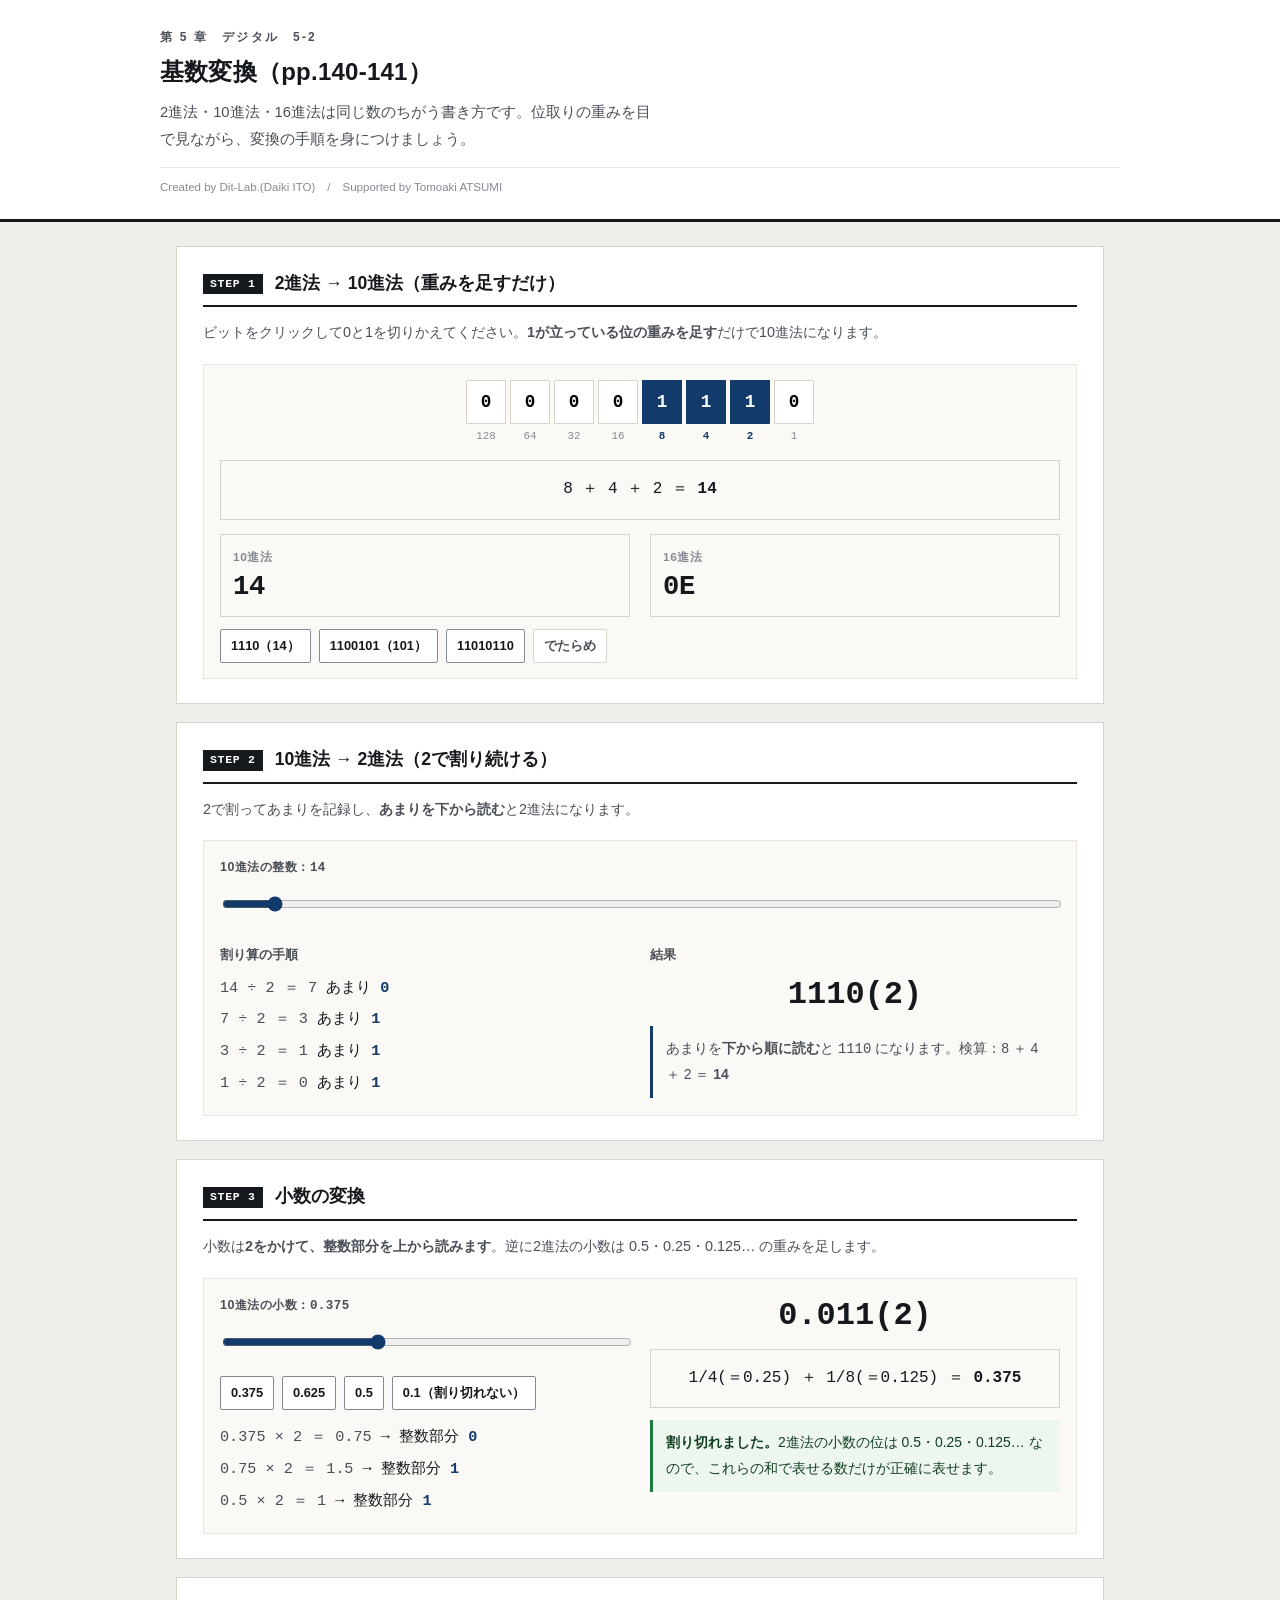
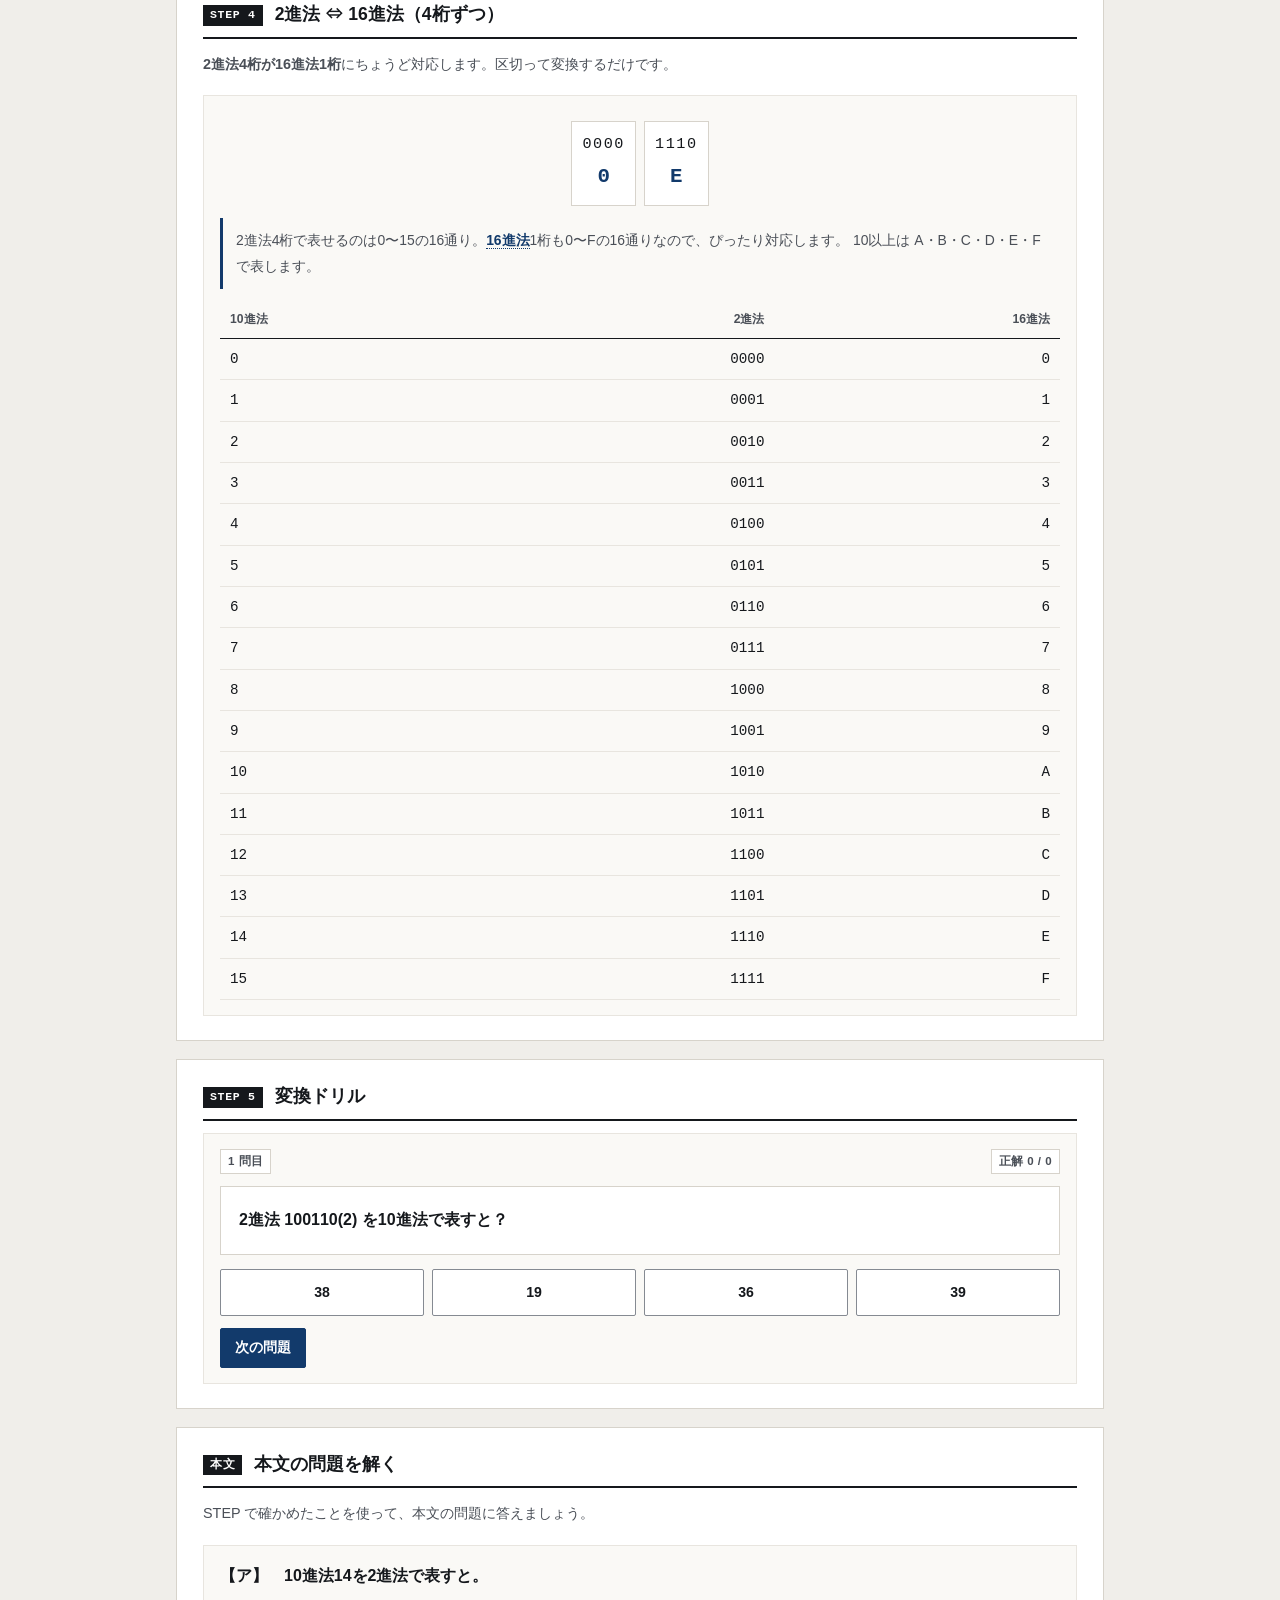
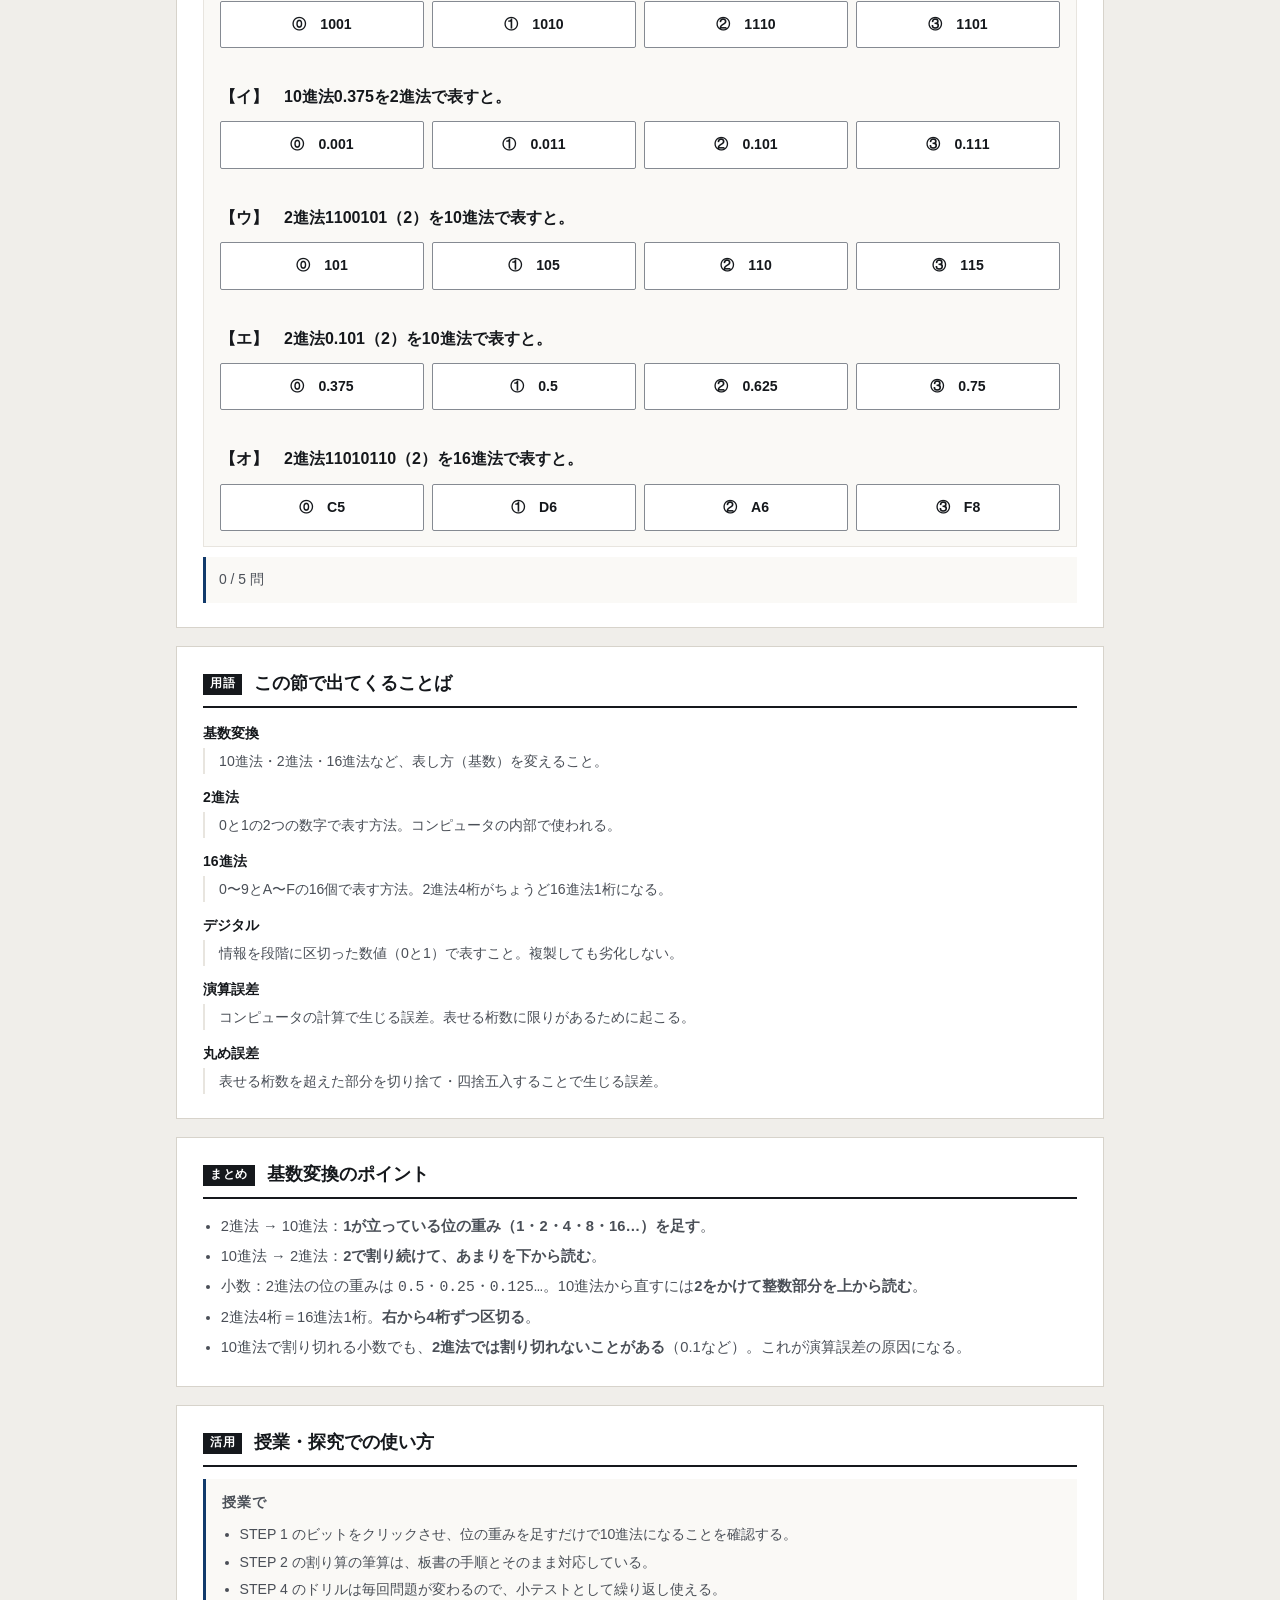
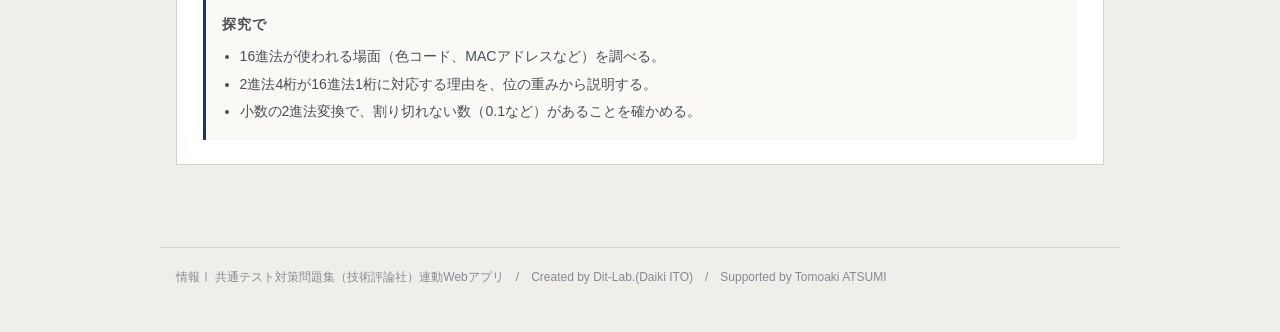
<file: index.html>
<!DOCTYPE html>
<html lang="ja">
<head>
<meta charset="UTF-8">
<meta name="viewport" content="width=device-width, initial-scale=1.0">
<title>基数変換｜情報Ⅰ共通テスト対策問題集</title>
<meta name="description" content="2進法・10進法・16進法は同じ数のちがう書き方です。位取りの重みを目で見ながら、変換の手順を身につけましょう。">
<link rel="icon" href="data:image/svg+xml,%3Csvg xmlns=%22http://www.w3.org/2000/svg%22 viewBox=%220 0 32 32%22%3E%3Crect width=%2232%22 height=%2232%22 fill=%22%2315181c%22/%3E%3Ctext x=%2216%22 y=%2222%22 font-size=%2218%22 font-family=%22monospace%22 fill=%22%23fff%22 text-anchor=%22middle%22%3E01%3C/text%3E%3C/svg%3E">
<link rel="stylesheet" href="css/style.css?v=1b60c856">
<link rel="stylesheet" href="css/app.css?v=f81292b9">
</head>
<body>

<header class="app-header">
  <div class="inner">
    <span class="eyebrow">第 5 章　デジタル　5-2</span>
    <h1>基数変換（pp.140-141）</h1>
    <p class="lead">2進法・10進法・16進法は同じ数のちがう書き方です。位取りの重みを目で見ながら、変換の手順を身につけましょう。</p>
    <p class="credit">Created by Dit-Lab.(Daiki ITO)　/　Supported by Tomoaki ATSUMI</p>
  </div>
</header>

<main class="wrap">
  <section class="step" id="step1">
    <h2><span class="no">STEP 1</span>2進法 → 10進法（重みを足すだけ）</h2>
    <p class="desc">ビットをクリックして0と1を切りかえてください。<strong>1が立っている位の重みを足す</strong>だけで10進法になります。</p>

    <div class="panel">
      <div class="bitrow" id="bits"></div>
      <div class="calcline" id="calc1" style="margin-top:14px"></div>
      <div class="grid c2" style="margin-top:14px">
        <div class="metric" style="border:1px solid var(--rule);padding:12px">
          <div class="k">10進法</div><div class="v" id="dec1" style="font-size:1.7rem">—</div></div>
        <div class="metric" style="border:1px solid var(--rule);padding:12px">
          <div class="k">16進法</div><div class="v" id="hex1" style="font-size:1.7rem">—</div></div>
      </div>
      <div class="btn-row" style="margin-top:12px">
        <button class="btn sm" data-bin="00001110">1110（14）</button>
        <button class="btn sm" data-bin="01100101">1100101（101）</button>
        <button class="btn sm" data-bin="11010110">11010110</button>
        <button class="btn sm ghost" id="randBin">でたらめ</button>
      </div>
    </div>
  </section>

  <section class="step" id="step2">
    <h2><span class="no">STEP 2</span>10進法 → 2進法（2で割り続ける）</h2>
    <p class="desc">2で割ってあまりを記録し、<strong>あまりを下から読む</strong>と2進法になります。</p>
    <div class="panel">
      <label class="fld" for="decIn">10進法の整数：<span class="mono" id="decInV">14</span></label>
      <input type="range" id="decIn" min="0" max="255" step="1" value="14">
      <div class="grid c2" style="margin-top:14px">
        <div><h3 style="font-size:.84rem;color:var(--ink-2);margin-bottom:8px">割り算の手順</h3>
          <div class="divsteps" id="divSteps"></div></div>
        <div><h3 style="font-size:.84rem;color:var(--ink-2);margin-bottom:8px">結果</h3>
          <div class="bigval" id="binOut"></div>
          <div class="note info" id="divNote" style="margin-top:10px"></div></div>
      </div>
    </div>
  </section>

  <section class="step" id="step3">
    <h2><span class="no">STEP 3</span>小数の変換</h2>
    <p class="desc">小数は<strong>2をかけて、整数部分を上から読みます</strong>。逆に2進法の小数は 0.5・0.25・0.125… の重みを足します。</p>
    <div class="panel">
      <div class="grid c2">
        <div>
          <label class="fld" for="fracIn">10進法の小数：<span class="mono" id="fracInV">0.375</span></label>
          <input type="range" id="fracIn" min="0" max="0.9990" step="0.0005" value="0.375">
          <div class="btn-row" style="margin-top:8px">
            <button class="btn sm" data-frac="0.375">0.375</button>
            <button class="btn sm" data-frac="0.625">0.625</button>
            <button class="btn sm" data-frac="0.5">0.5</button>
            <button class="btn sm" data-frac="0.1">0.1（割り切れない）</button>
          </div>
          <div class="divsteps" id="fracSteps" style="margin-top:12px"></div>
        </div>
        <div>
          <div class="bigval" id="fracOut"></div>
          <div class="calcline" id="fracCalc" style="margin-top:12px"></div>
          <div class="note" id="fracNote" style="margin-top:12px"></div>
        </div>
      </div>
    </div>
  </section>

  <section class="step" id="step4">
    <h2><span class="no">STEP 4</span>2進法 ⇔ 16進法（4桁ずつ）</h2>
    <p class="desc"><strong>2進法4桁が16進法1桁</strong>にちょうど対応します。区切って変換するだけです。</p>
    <div class="panel">
      <div class="hexmap" id="hexMap"></div>
      <div class="note info" style="margin-top:12px">
        2進法4桁で表せるのは0〜15の16通り。<span class="term" data-t="16進法">16進法</span>1桁も0〜Fの16通りなので、ぴったり対応します。
        10以上は A・B・C・D・E・F で表します。
      </div>
      <div class="tbl-scroll" style="margin-top:12px"><table class="tbl" id="hexTable"></table></div>
    </div>
  </section>

  <section class="step" id="step5">
    <h2><span class="no">STEP 5</span>変換ドリル</h2>
    <div class="panel">
      <div class="qhead">
        <span class="badge" id="dProgress">0 問</span>
        <span class="badge">正解 <span class="score" id="dScore">0</span> / <span class="score" id="dTotal">0</span></span>
      </div>
      <div class="card-q"><div class="q-scene" id="dText"></div></div>
      <div class="choice4" id="dChoices"></div>
      <div class="note" id="dFb" hidden style="margin-top:12px"></div>
      <div class="btn-row" style="margin-top:12px">
        <button class="btn primary" id="dNext">次の問題</button>
      </div>
    </div>
  </section>

  <section class="step" id="stepBook">
    <h2><span class="no">本文</span>本文の問題を解く</h2>
    <p class="desc">STEP で確かめたことを使って、本文の問題に答えましょう。</p>
    <div class="panel" id="bookBox"></div>
    <div class="note" id="bookNote" style="margin-top:10px"></div>
  </section>

  <section class="step" id="glossary">
    <h2><span class="no">用語</span>この節で出てくることば</h2>
    <div id="glossBox"></div>
  </section>

  <section class="step">
    <h2><span class="no">まとめ</span>基数変換のポイント</h2>
    <ul style="margin:0;padding-left:1.2em;color:var(--ink-2);font-size:.92rem;line-height:2.05">
      <li>2進法 → 10進法：<strong>1が立っている位の重み（1・2・4・8・16…）を足す</strong>。</li>
      <li>10進法 → 2進法：<strong>2で割り続けて、あまりを下から読む</strong>。</li>
      <li>小数：2進法の位の重みは <span class="mono">0.5・0.25・0.125…</span>。10進法から直すには<strong>2をかけて整数部分を上から読む</strong>。</li>
      <li>2進法4桁＝16進法1桁。<strong>右から4桁ずつ区切る</strong>。</li>
      <li>10進法で割り切れる小数でも、<strong>2進法では割り切れないことがある</strong>（0.1など）。これが演算誤差の原因になる。</li>
    </ul>
  </section>

  <section class="step">
    <h2><span class="no">活用</span>授業・探究での使い方</h2>
    <div class="use-note">
      <h3>授業で</h3>
      <ul>
        <li>STEP 1 のビットをクリックさせ、位の重みを足すだけで10進法になることを確認する。</li>
        <li>STEP 2 の割り算の筆算は、板書の手順とそのまま対応している。</li>
        <li>STEP 4 のドリルは毎回問題が変わるので、小テストとして繰り返し使える。</li>
      </ul>
      <h3 style="margin-top:12px">探究で</h3>
      <ul>
        <li>16進法が使われる場面（色コード、MACアドレスなど）を調べる。</li>
        <li>2進法4桁が16進法1桁に対応する理由を、位の重みから説明する。</li>
        <li>小数の2進法変換で、割り切れない数（0.1など）があることを確かめる。</li>
      </ul>
    </div>
  </section>

</main>

<footer class="app-footer">
  情報Ⅰ 共通テスト対策問題集（技術評論社）連動Webアプリ　/　Created by Dit-Lab.(Daiki ITO)　/　Supported by Tomoaki ATSUMI
</footer>

<script src="js/tools.js?v=c07db610"></script>
<script src="js/terms.js?v=5a365cb9"></script>
<script src="js/quiz.js?v=13402362"></script>
<script src="js/app.js?v=0c408ddc"></script>
</body>
</html>
</file>
<file: css/style.css>
/* =========================================================
   情報Ⅰ 共通テスト対策問題集 — Web アプリ共通スタイル
   紙面（参考書）に寄せた設計。装飾色は使わず、色は意味を持つときだけ。
   ========================================================= */

:root{
  --paper:#ffffff;
  --paper-2:#faf9f6;      /* うすい紙 */
  --bg:#f0eeea;           /* 台紙 */
  --ink:#15181c;
  --ink-2:#4a4f57;
  --ink-3:#858a92;
  --rule:#d7d3cb;         /* 罫線 */
  --rule-2:#e8e5df;
  --accent:#123a6b;       /* 濃紺。主要操作と現在地だけに使う */
  --accent-w:#e9eef6;
  --zero:#c0392b;         /* 左＝0 */
  --one:#1d4ed8;          /* 右＝1 */
  --ok:#1f7a3d;   --ok-bg:#eef6f0;
  --ng:#b3261e;   --ng-bg:#fbefee;
  --warn:#8a5a00; --warn-bg:#fbf5e8;
  --font:"Hiragino Kaku Gothic ProN","Hiragino Sans","Yu Gothic Medium","Yu Gothic",
         "Noto Sans JP",Meiryo,-apple-system,BlinkMacSystemFont,sans-serif;
  --mono:"SFMono-Regular",Menlo,Consolas,"Courier New",monospace;
}

*{box-sizing:border-box}
[hidden]{display:none !important}
html{-webkit-text-size-adjust:100%}
body{
  margin:0; background:var(--bg); color:var(--ink);
  font-family:var(--font); font-size:16px; line-height:1.85;
  font-feature-settings:"palt" 1;
}
h1,h2,h3,h4{line-height:1.45; margin:0; font-weight:700}
p{margin:0 0 .75em} p:last-child{margin-bottom:0}
a{color:var(--accent)}

/* ---------- 標題 ---------- */
.app-header{background:var(--paper); border-bottom:3px solid var(--ink); padding:26px 20px 20px}
.app-header .inner{max-width:960px; margin:0 auto}
.app-header .eyebrow{
  font-size:.75rem; font-weight:700; color:var(--ink-2); letter-spacing:.18em;
  display:block; margin-bottom:7px;
}
.app-header h1{font-size:1.5rem; letter-spacing:.01em}
.app-header .lead{font-size:.92rem; color:var(--ink-2); margin-top:9px; max-width:60ch}
.app-header .credit{
  font-size:.72rem; color:var(--ink-3); margin-top:14px;
  padding-top:9px; border-top:1px solid var(--rule-2);
}

/* ---------- 版面 ---------- */
.wrap{max-width:960px; margin:0 auto; padding:24px 16px 64px}
.step{background:var(--paper); border:1px solid var(--rule); padding:24px 26px; margin-bottom:18px}
.step > h2{
  display:flex; align-items:baseline; gap:12px; font-size:1.1rem;
  padding-bottom:9px; border-bottom:2px solid var(--ink); margin-bottom:12px;
}
.step > h2 .no{
  flex:none; font-family:var(--mono); font-size:.72rem; font-weight:700;
  background:var(--ink); color:var(--paper); padding:2px 7px; letter-spacing:.06em;
  position:relative; top:-2px;
}
.step > .desc{color:var(--ink-2); font-size:.9rem; margin-bottom:18px}
.step[hidden]{display:none}

.grid{display:grid; gap:20px}
.grid > *{min-width:0}          /* 子の中身で列が広がるのを防ぐ */
@media(min-width:800px){ .grid.c2{grid-template-columns:1fr 1fr} }
@media(min-width:800px){ .grid.c21{grid-template-columns:1.45fr 1fr} }

.panel{border:1px solid var(--rule-2); background:var(--paper-2); padding:15px 16px; min-width:0}
.panel > h3{
  font-size:.8rem; font-weight:700; color:var(--ink-2); letter-spacing:.08em;
  margin-bottom:12px; padding-bottom:6px; border-bottom:1px solid var(--rule);
}

/* ---------- 部品 ---------- */
.btn{
  appearance:none; border:1px solid var(--ink-3); background:var(--paper); color:var(--ink);
  font-family:inherit; font-size:.88rem; font-weight:700; padding:8px 14px;
  border-radius:2px; cursor:pointer; min-height:40px; line-height:1.4;
  transition:background .12s, border-color .12s, color .12s;
}
.btn:hover:not(:disabled){background:var(--accent-w); border-color:var(--accent); color:var(--accent)}
.btn:disabled{opacity:.35; cursor:not-allowed}
.btn.primary{background:var(--accent); color:var(--paper); border-color:var(--accent)}
.btn.primary:hover:not(:disabled){background:#0d2c53; color:var(--paper)}
.btn.ghost{border-color:var(--rule); color:var(--ink-2)}
.btn.sm{font-size:.8rem; padding:5px 10px; min-height:34px}
.btn-row{display:flex; flex-wrap:wrap; gap:8px; align-items:center}

/* タブ（見出し下線式） */
.seg{display:flex; gap:0; border-bottom:1px solid var(--rule)}
.seg button{
  appearance:none; border:0; background:transparent; font-family:inherit; font-size:.88rem;
  font-weight:700; color:var(--ink-3); padding:9px 4px; margin-right:26px; cursor:pointer;
  border-bottom:3px solid transparent; margin-bottom:-1px; min-height:40px;
}
.seg button:hover{color:var(--ink-2)}
.seg button[aria-pressed="true"]{color:var(--ink); border-bottom-color:var(--accent)}

label.fld{display:block; font-size:.78rem; font-weight:700; color:var(--ink-2); margin-bottom:5px; letter-spacing:.04em}
input[type=text], textarea, input[type=number]{
  width:100%; font-family:inherit; font-size:1rem; color:var(--ink);
  border:1px solid var(--ink-3); border-radius:2px; padding:9px 11px;
  background:var(--paper); min-height:42px;
}
input:focus, textarea:focus{outline:2px solid var(--accent); outline-offset:-1px; border-color:var(--accent)}
.btn:focus-visible, .seg button:focus-visible, .node-card:focus-visible{outline:2px solid var(--accent); outline-offset:2px}
textarea{resize:vertical; line-height:1.7}
.mono{font-family:var(--mono)}

table.tbl{width:100%; border-collapse:collapse; font-size:.89rem}
table.tbl th, table.tbl td{border-bottom:1px solid var(--rule-2); padding:7px 10px; text-align:right}
table.tbl th:first-child, table.tbl td:first-child{text-align:left}
table.tbl thead th{border-bottom:1.5px solid var(--ink); font-size:.76rem; color:var(--ink-2); font-weight:700; white-space:nowrap}
.tbl-scroll{overflow-x:auto; -webkit-overflow-scrolling:touch; max-width:100%}

.note{padding:10px 13px; font-size:.87rem; border-left:3px solid var(--ink-3); background:var(--paper-2); overflow-wrap:break-word; word-break:break-word}
.note.ok{background:var(--ok-bg); border-left-color:var(--ok); color:#123f22}
.note.ng{background:var(--ng-bg); border-left-color:var(--ng); color:#6d1a15}
.note.info{background:var(--paper-2); border-left-color:var(--accent); color:var(--ink-2)}
.note.warn{background:var(--warn-bg); border-left-color:var(--warn); color:#5c3d00}
.note[hidden]{display:none}

.badge{
  display:inline-block; font-size:.72rem; font-weight:700; padding:1px 7px;
  border:1px solid var(--rule); color:var(--ink-2); background:var(--paper); letter-spacing:.04em;
}

/* 数値は罫線で仕切るだけ。カードにしない */
.metrics{display:flex; flex-wrap:wrap; gap:0; border-top:1px solid var(--rule)}
.metric{flex:1 1 130px; padding:11px 14px 11px 0; border-right:1px solid var(--rule-2)}
.metric:last-child{border-right:0}
.metric .k{font-size:.74rem; color:var(--ink-3); font-weight:700; letter-spacing:.05em}
.metric .v{font-size:1.6rem; font-weight:700; line-height:1.3; font-family:var(--mono); letter-spacing:-.01em}
.metric .s{font-size:.76rem; color:var(--ink-2)}

.bit0{color:var(--zero); font-weight:700}
.bit1{color:var(--one); font-weight:700}

.app-footer{
  max-width:960px; margin:0 auto; padding:18px 16px 44px; color:var(--ink-3);
  font-size:.75rem; border-top:1px solid var(--rule);
}
.sr-only{position:absolute;width:1px;height:1px;overflow:hidden;clip:rect(0 0 0 0);white-space:nowrap}

@media(max-width:640px){
  body{font-size:15px}
  .app-header{padding:20px 16px 16px}
  .app-header h1{font-size:1.16rem}
  .wrap{padding:16px 12px 52px}
  .step{padding:18px 15px}
  .seg button{margin-right:18px; font-size:.84rem}
  .metric{flex-basis:50%; border-right:0}
}
@media (prefers-reduced-motion:reduce){ *{animation:none!important; transition:none!important} }

/* ---------- 自分のデータ・共有・印刷 ---------- */
.toolbar{display:flex; flex-wrap:wrap; gap:8px; align-items:center; margin-top:12px;
  padding-top:12px; border-top:1px solid var(--rule-2)}
.toolbar .hint{font-size:.78rem; color:var(--ink-3)}
.paste-area{width:100%; min-height:110px; font-family:var(--mono); font-size:.86rem}
.use-note{background:var(--paper-2); border-left:3px solid var(--accent); padding:14px 16px; font-size:.88rem}
.use-note h3{font-size:.86rem; letter-spacing:.06em; margin-bottom:8px; color:var(--ink-2)}
.use-note ol, .use-note ul{margin:0; padding-left:1.25em; line-height:1.95; color:var(--ink-2)}

@media print{
  body{background:#fff}
  .app-header{border-bottom:2px solid #000}
  .step{border:1px solid #bbb; break-inside:avoid; page-break-inside:avoid; margin-bottom:12px}
  .btn, .seg, .toolbar, input[type=range]{display:none !important}
  .note{border-left-width:2px}
  a[href]:after{content:""}
}

/* ---------- 入力グリッド ---------- */
.dg-scroll{overflow:auto; -webkit-overflow-scrolling:touch; border:1px solid var(--rule); background:var(--paper); max-height:420px}
table.dg{border-collapse:collapse; font-family:var(--mono); font-size:.9rem; min-width:100%}
table.dg th, table.dg td{border:1px solid var(--rule-2); padding:0}
table.dg thead th{background:var(--paper-2); position:sticky; top:0; z-index:2}
table.dg .dg-n{background:var(--paper-2); color:var(--ink-3); font-size:.76rem; font-weight:400;
  text-align:center; min-width:34px; padding:0 4px; position:sticky; left:0; z-index:1}
table.dg .dg-corner{background:var(--paper-2); min-width:34px; position:sticky; left:0; z-index:3}
table.dg .dg-act{background:var(--paper-2); width:34px}
.dg-h, .dg-c{width:100%; min-width:96px; border:0; background:transparent; font-family:inherit;
  font-size:.9rem; padding:8px 9px; color:var(--ink); min-height:38px}
.dg-h{font-weight:700; font-family:var(--font); font-size:.82rem; color:var(--ink-2)}
.dg-c.num{text-align:right}
.dg-c:focus, .dg-h:focus{outline:2px solid var(--accent); outline-offset:-2px; background:var(--accent-w)}
.dg-del{border:0; background:transparent; color:var(--ink-3); cursor:pointer; width:32px; height:34px; font-size:1rem}
.dg-del:hover{color:var(--ng)}
.dg-tools{display:flex; flex-wrap:wrap; gap:8px; align-items:center; margin-top:10px}
.dg-hint{font-size:.76rem; color:var(--ink-3)}

/* ---------- ファイル読み込み ---------- */
.filebox{display:flex; flex-wrap:wrap; gap:10px; align-items:center; padding:12px;
  border:1px dashed var(--rule); background:var(--paper-2)}
.filebox input[type=file]{font-size:.85rem; font-family:inherit; max-width:100%}
.filebox .sel{max-width:220px}
.filelabel{display:inline-flex; align-items:center; gap:6px; font-size:.85rem; font-weight:700;
  border:1px solid var(--ink-3); background:var(--paper); padding:8px 14px; border-radius:2px; cursor:pointer; min-height:40px}
.filelabel:hover{border-color:var(--accent); color:var(--accent); background:var(--accent-w)}
.filelabel input{display:none}

/* ---------- 用語解説 ---------- */
.term{position:relative; border-bottom:1.5px dotted var(--accent); cursor:help; color:var(--accent); font-weight:700}
.term .term-pop{display:none; position:absolute; left:0; top:1.7em; z-index:50; width:min(300px,78vw);
  background:var(--paper); border:1px solid var(--ink-3); box-shadow:0 6px 20px rgba(0,0,0,.14);
  padding:10px 12px; font-size:.82rem; font-weight:400; color:var(--ink-2); line-height:1.75;
  border-left:3px solid var(--accent); cursor:auto; text-align:left}
.term .term-pop b{display:block; color:var(--ink); font-size:.86rem; margin-bottom:3px}
.term.open .term-pop{display:block}
dl.gloss{margin:0; font-size:.88rem}
dl.gloss dt{font-weight:700; color:var(--ink); margin-top:10px}
dl.gloss dt:first-child{margin-top:0}
dl.gloss dd{margin:2px 0 0; color:var(--ink-2); line-height:1.85; padding-left:1em; border-left:2px solid var(--rule-2)}
@media print{ .term{border-bottom:0; color:inherit} .term .term-pop{display:none !important} }

/* ---------- スマホ・タブレット ---------- */
@media (max-width:1024px){
  /* iOS で入力時に画面が勝手に拡大するのを防ぐ（16px 未満だとズームする） */
  input[type=text], input[type=number], textarea, select, .dg-c, .dg-h{ font-size:16px }
  .dg-c, .dg-h{ min-width:110px }
}
@media (max-width:820px){
  .grid.c2,.grid.c21{grid-template-columns:1fr}
  .dg-scroll{max-height:340px}
  .filebox{flex-direction:column; align-items:stretch}
  .filebox .sel{max-width:100%}
  .term .term-pop{left:auto; right:0; width:min(280px,86vw)}
}
@media (max-width:480px){
  .step > h2{font-size:1rem; flex-wrap:wrap}
  .metrics{gap:0}
  .metric{flex-basis:50%; padding-right:10px}
  .metric .v{font-size:1.3rem}
  .btn{padding:8px 12px}
  .dg-tools{gap:6px}
  .dg-hint{width:100%}
}
/* タッチ操作でのスクロールを滑らかに */
.tbl-scroll, .dg-scroll, .tree-box{ -webkit-overflow-scrolling:touch; overscroll-behavior-x:contain }

/* 幅指定つきの入力欄がスマートフォンではみ出さないようにする */
input[type=text], input[type=number], input[type=search], textarea, select{ max-width:100% }
.btn-row > label{ min-width:0; max-width:100% }
.btn-row > label input, .btn-row > label select{ max-width:100% }

/* 共通：○×判定・並べかえ（quiz.js 用） */
.abcde{border:1px solid var(--rule); border-radius:3px; overflow:hidden}
.abcde > div{border-top:1px solid var(--rule); padding:10px 12px}
.abcde > div:first-child{border-top:0}
.abcde .st{display:flex; gap:10px; align-items:flex-start; flex-wrap:wrap}
.abcde .st .k{font-weight:700; font-family:var(--mono); min-width:1.4em}
.abcde .st .t{flex:1; min-width:12em}
.abcde .jb{display:flex; gap:6px}
.abcde .jb .btn{min-width:3.4em; padding:6px 10px; text-align:center}
.prep{display:grid; grid-template-columns:repeat(auto-fit,minmax(150px,1fr)); gap:10px; margin-top:10px}
.prep .slot{border:1px dashed var(--ink-3); border-radius:3px; padding:10px; min-height:92px; background:var(--paper)}
.prep .slot.filled{border-style:solid}
.prep .slot .tag{font:700 .74rem/1.4 var(--mono); color:var(--accent); display:block; margin-bottom:6px}
.prep .slot .txt{font-size:.86rem; line-height:1.7}
.cards{display:flex; flex-wrap:wrap; gap:8px; margin-top:10px}
.cards .c{border:1px solid var(--ink-3); border-radius:3px; padding:9px 12px; background:var(--paper);
  cursor:pointer; font-size:.88rem; max-width:100%; text-align:left; font-family:inherit; color:var(--ink)}
.cards .c:hover{background:var(--warn-bg)}
.cards .c.used{opacity:.35; pointer-events:none}

/* --- 予想してから実行 --- */
.pmark{display:inline-block; background:var(--accent); color:#fff; font-size:.7rem; font-weight:700;
  letter-spacing:.08em; padding:2px 7px; border-radius:2px; margin-right:8px; vertical-align:2px}
input.pin{font-size:1.05rem; padding:7px 10px; border:1px solid var(--rule); border-radius:3px;
  width:9em; max-width:100%; background:#fff}
.btn-row .unit{color:var(--muted); font-size:.9rem}
.choice4 .btn.on{border-color:var(--accent); box-shadow:inset 0 0 0 1px var(--accent); font-weight:700}
/* 設問文の見出し（flex ではなく通常の段落。.qhead は左右振り分け用なので用途が別） */
.pq{margin:0 0 10px; font-weight:700; line-height:1.85}
</file>
<file: css/app.css>
.qhead{display:flex; justify-content:space-between; align-items:center; margin-bottom:12px}
.card-q{border:1px solid var(--rule); background:var(--paper); padding:18px; margin-bottom:14px}
.q-scene{font-size:1rem; font-weight:700; line-height:1.9}
.choice4{display:grid; gap:8px; grid-template-columns:repeat(auto-fit,minmax(160px,1fr))}
.choice4 .btn{text-align:left; line-height:1.65; padding:11px 13px}
.choice4 .btn.correct{background:var(--ok-bg); border-color:var(--ok); color:var(--ok)}
.choice4 .btn.wrong{background:var(--ng-bg); border-color:var(--ng); color:var(--ng)}
.choice4.locked{pointer-events:none}
.sel{width:100%; font-family:inherit; font-size:.95rem; padding:9px 11px; min-height:42px;
  border:1px solid var(--ink-3); border-radius:2px; background:var(--paper); color:var(--ink)}
input[type=range]{width:100%; accent-color:var(--accent); height:34px}
.why{font-size:.85rem; color:var(--ink-2); line-height:1.85}
.eqbox{font-family:var(--mono); font-size:1.02rem; font-weight:700; text-align:center; padding:14px;
  border:1px solid var(--rule); background:var(--paper-2); line-height:1.8}
.blankin{border:1.5px solid var(--accent); background:#fff; padding:6px 8px; text-align:center;
  font-family:var(--mono); min-height:38px; font-size:.95rem; max-width:120px}
.blankin.ok{border-color:var(--ok); background:var(--ok-bg)}
.blankin.ng{border-color:var(--ng); background:var(--ng-bg)}
table.tbl td .blankin{width:100%; max-width:none}
.bitrow{display:flex; gap:4px; flex-wrap:wrap; justify-content:center}
.bcol{text-align:center}
.bcol .b{width:40px; height:44px; border:1px solid var(--rule); background:var(--paper);
  font-family:var(--mono); font-weight:700; font-size:1.1rem; cursor:pointer; padding:0}
.bcol .b.on{background:var(--accent); color:#fff; border-color:var(--accent)}
.bcol .w{font-size:.68rem; color:var(--ink-3); font-family:var(--mono); margin-top:2px}
.bcol .w.on{color:var(--accent); font-weight:700}
.calcline{font-family:var(--mono); font-size:1rem; line-height:2.1; text-align:center;
  border:1px solid var(--rule); background:var(--paper-2); padding:12px; word-break:break-all}
.divsteps{font-family:var(--mono); font-size:.95rem; line-height:2.1}
.divsteps .q{color:var(--ink-2)}
.divsteps .r{color:var(--accent); font-weight:700}
.hexmap{display:flex; gap:8px; flex-wrap:wrap; justify-content:center; margin-top:10px}
.hexmap .g{border:1px solid var(--rule); padding:8px 10px; text-align:center; background:var(--paper)}
.hexmap .g .b4{font-family:var(--mono); font-size:.95rem; letter-spacing:.1em}
.hexmap .g .hx{font-family:var(--mono); font-size:1.3rem; font-weight:700; color:var(--accent)}
.bigval{font-family:var(--mono); font-size:2rem; font-weight:700; text-align:center;
  overflow-wrap:anywhere; word-break:break-all; line-height:1.35}
@media(max-width:560px){ .bigval{font-size:1.35rem} }
</file>
